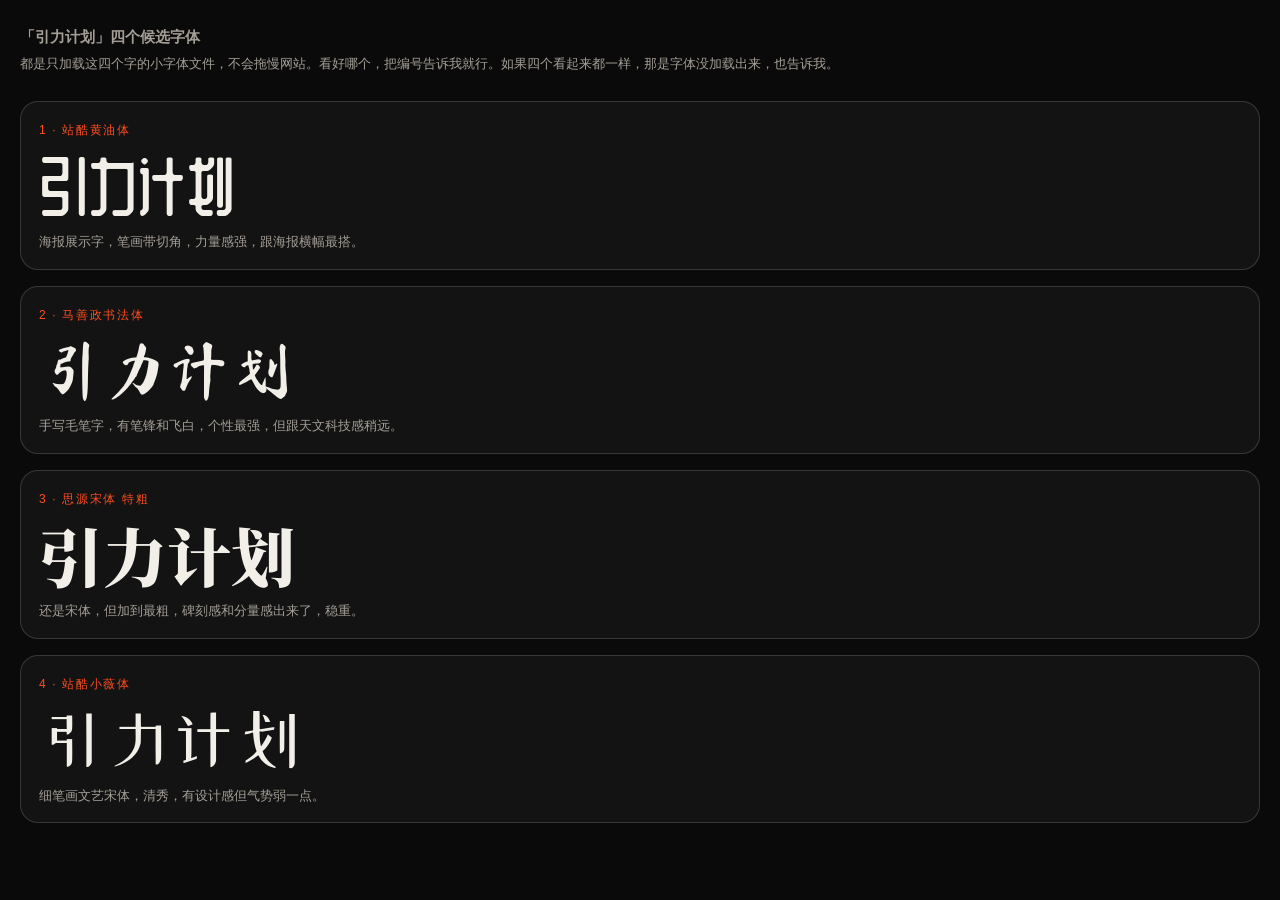
<file: fonts.html>
<!doctype html>
<html lang="zh-CN">
<head>
<meta charset="utf-8">
<meta name="viewport" content="width=device-width, initial-scale=1">
<meta name="theme-color" content="#0a0a0b">
<title>引力计划 · 字体预览</title>
<link rel="preconnect" href="https://fonts.googleapis.com">
<link rel="preconnect" href="https://fonts.gstatic.com" crossorigin>
<link href="https://fonts.googleapis.com/css2?family=Ma+Shan+Zheng&family=Noto+Serif+SC:wght@900&family=ZCOOL+QingKe+HuangYou&family=ZCOOL+XiaoWei&text=%E5%BC%95%E5%8A%9B%E8%AE%A1%E5%88%92&display=swap" rel="stylesheet">
<style>
  body { margin:0; background:#0a0a0b; color:#f2efe9; font-family:-apple-system,"PingFang SC",sans-serif; padding:28px 20px 40px }
  h1 { font-size:15px; font-weight:600; color:#a49f96; margin:0 0 6px }
  p.note { color:#a49f96; font-size:13px; line-height:1.7; margin:0 0 26px }
  .sample { border:1px solid rgba(242,239,233,.16); border-radius:18px; padding:20px 18px 16px; margin-bottom:16px; background:rgba(242,239,233,.04) }
  .tag { font-size:12px; color:#ff4d1c; letter-spacing:.14em; margin-bottom:8px }
  .word { font-size:64px; line-height:1.2; color:#f2efe9 }
  .f1 { font-family:"ZCOOL QingKe HuangYou", sans-serif }
  .f2 { font-family:"Ma Shan Zheng", cursive }
  .f3 { font-family:"Noto Serif SC", serif; font-weight:900 }
  .f4 { font-family:"ZCOOL XiaoWei", serif }
  .desc { color:#a49f96; font-size:13px; margin-top:8px; line-height:1.6 }
</style>
</head>
<body>
  <h1>「引力计划」四个候选字体</h1>
  <p class="note">都是只加载这四个字的小字体文件，不会拖慢网站。看好哪个，把编号告诉我就行。如果四个看起来都一样，那是字体没加载出来，也告诉我。</p>
  <div class="sample"><div class="tag">1 · 站酷黄油体</div><div class="word f1">引力计划</div><div class="desc">海报展示字，笔画带切角，力量感强，跟海报横幅最搭。</div></div>
  <div class="sample"><div class="tag">2 · 马善政书法体</div><div class="word f2">引力计划</div><div class="desc">手写毛笔字，有笔锋和飞白，个性最强，但跟天文科技感稍远。</div></div>
  <div class="sample"><div class="tag">3 · 思源宋体 特粗</div><div class="word f3">引力计划</div><div class="desc">还是宋体，但加到最粗，碑刻感和分量感出来了，稳重。</div></div>
  <div class="sample"><div class="tag">4 · 站酷小薇体</div><div class="word f4">引力计划</div><div class="desc">细笔画文艺宋体，清秀，有设计感但气势弱一点。</div></div>
</body>
</html>
</file>
